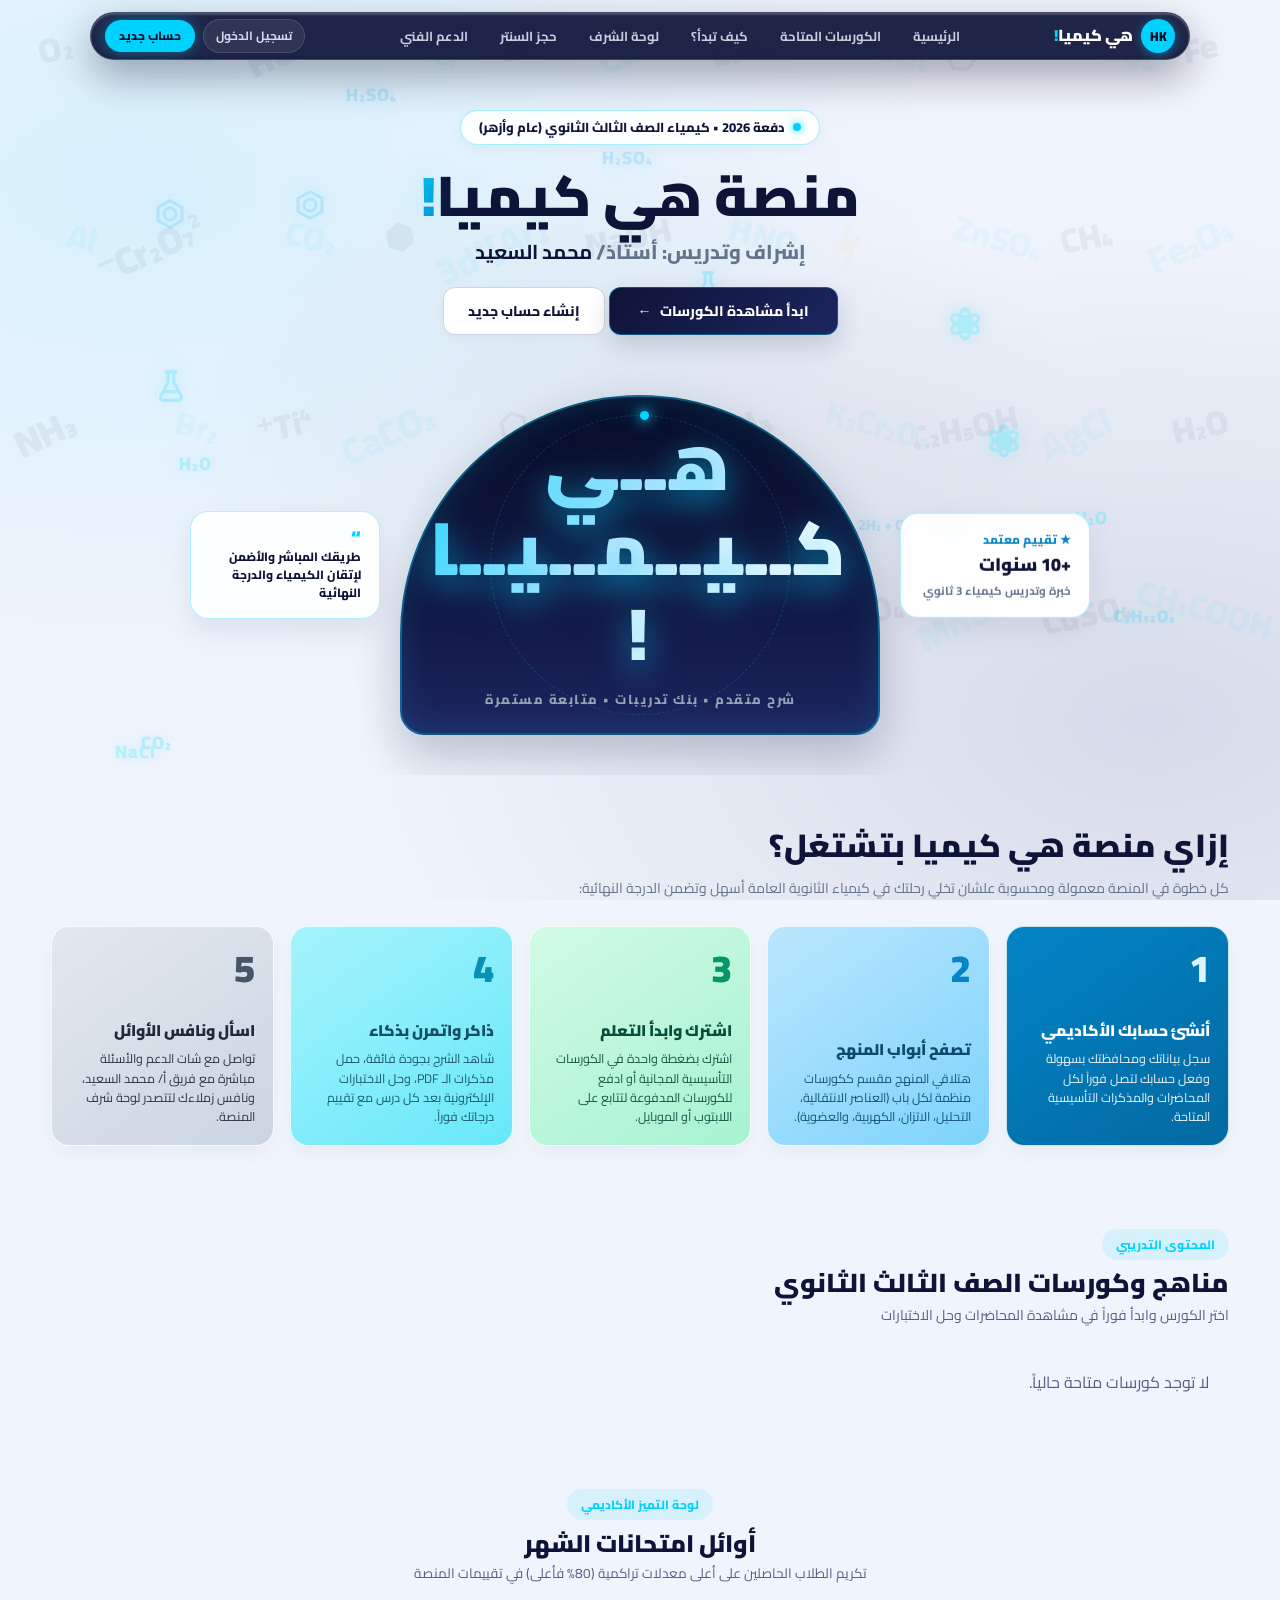
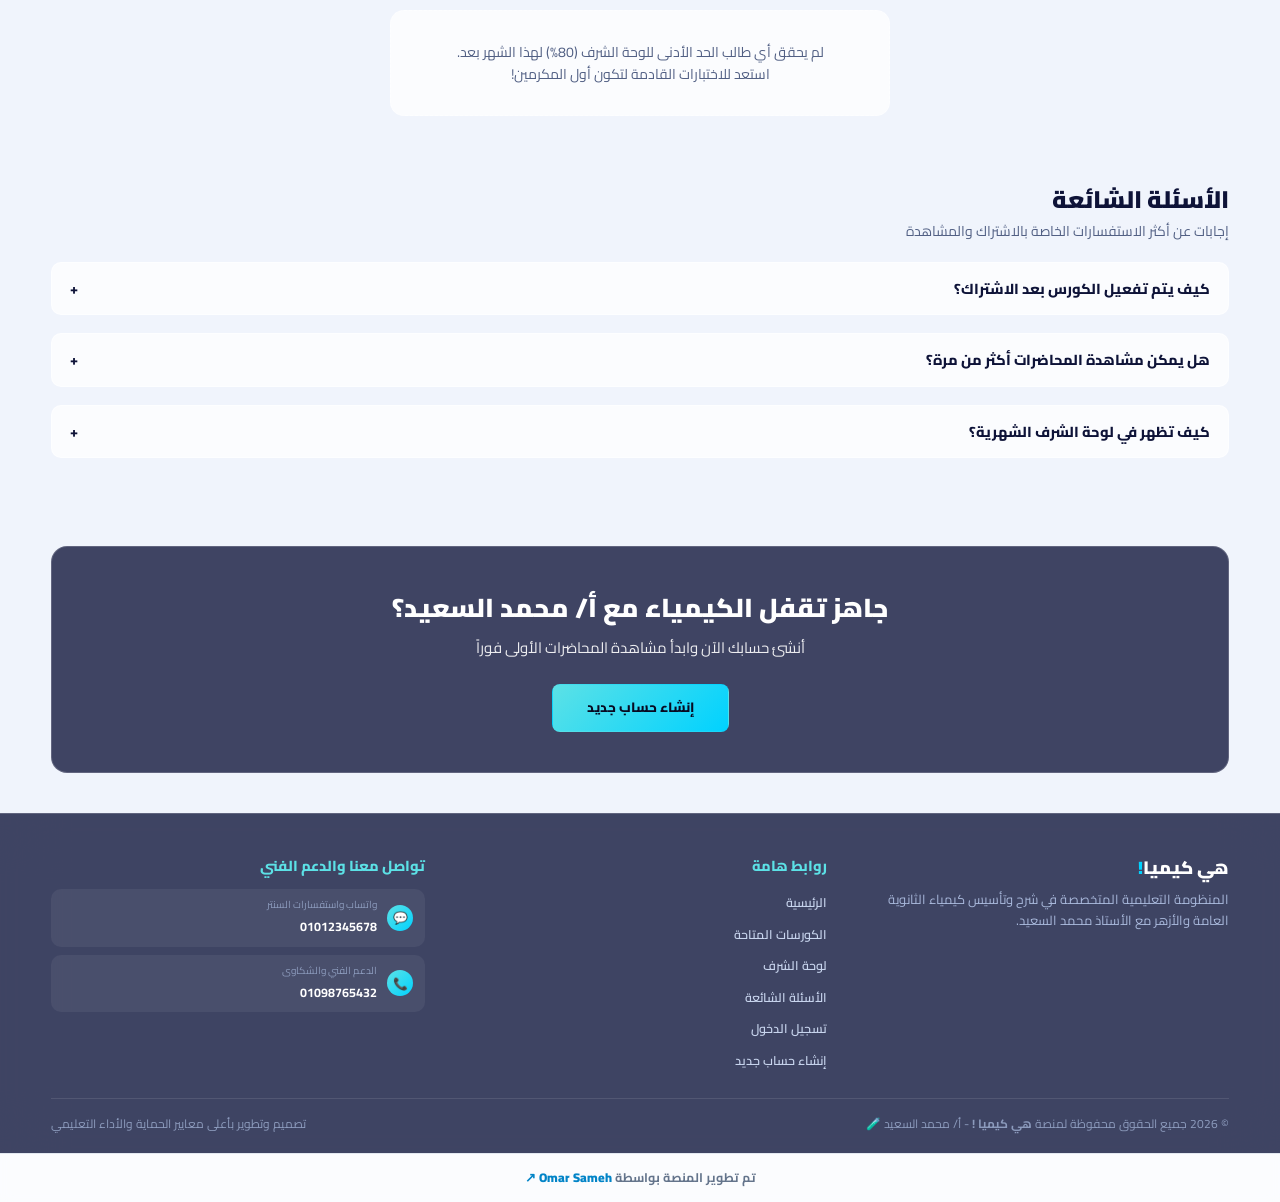
<file: index.html>
<!DOCTYPE html>
<html lang="ar" dir="rtl">
<head>
  <meta charset="UTF-8">
  <meta name="viewport" content="width=device-width, initial-scale=1.0, maximum-scale=1.0, user-scalable=no">
  <title>هي كيميا ! - أ/ محمد السعيد</title>
  <link rel="stylesheet" href="style.css">
  <style>
    .chem-watermark-bg {
      opacity: 0.05 !important;
      filter: blur(0.6px);
    }

    .hero-editorial-stage {
      position: relative;
      padding: 100px 20px 40px;
      display: flex;
      flex-direction: column;
      align-items: center;
      text-align: center;
      overflow: hidden;
    }

    .hero-top-text {
      margin-bottom: 20px;
      z-index: 5;
      max-width: 820px;
    }

    .hero-badge-capsule {
      display: inline-flex;
      align-items: center;
      gap: 8px;
      background: rgba(255, 255, 255, 0.92);
      border: 1px solid rgba(0, 210, 255, 0.35);
      padding: 6px 18px;
      border-radius: 30px;
      box-shadow: 0 4px 15px rgba(14, 19, 56, 0.04);
      margin-bottom: 14px;
      color: var(--royal-indigo-base);
      font-size: 13px;
      font-weight: 800;
    }

    .hero-badge-capsule .dot-pulse {
      width: 8px;
      height: 8px;
      background: #00D2FF;
      border-radius: 50%;
      box-shadow: 0 0 8px #00D2FF;
      animation: pulseDot 1.8s infinite;
    }

    @keyframes pulseDot {
      0%, 100% { transform: scale(1); opacity: 1; }
      50% { transform: scale(1.3); opacity: 0.6; }
    }

    .hero-main-title {
      font-size: clamp(34px, 5.2vw, 56px);
      font-weight: 900;
      color: var(--royal-indigo-base);
      margin: 4px 0 8px;
      line-height: 1.18;
    }

    .hero-main-title span {
      background: linear-gradient(135deg, #00D2FF 0%, #0284C7 100%);
      -webkit-background-clip: text;
      -webkit-text-fill-color: transparent;
      filter: drop-shadow(0 4px 15px rgba(0, 210, 255, 0.3));
    }

    .hero-sub-title {
      font-size: clamp(15px, 2.2vw, 20px);
      font-weight: 800;
      color: #64748B;
      margin: 0 0 20px;
      line-height: 1.5;
    }

    .hero-sub-title strong {
      color: var(--royal-indigo-base);
    }

    .hero-action-buttons {
      display: flex;
      gap: 12px;
      justify-content: center;
      align-items: center;
      margin-bottom: 30px;
      flex-wrap: wrap;
      width: 100%;
      max-width: 480px;
      z-index: 5;
    }

    .hero-action-buttons a,
    .hero-action-buttons button {
      white-space: nowrap;
      text-align: center;
      display: inline-flex;
      align-items: center;
      justify-content: center;
    }

    .btn-hero-main {
      padding: 12px 28px;
      background: linear-gradient(135deg, #0E1338 0%, #1D255E 100%);
      color: #ffffff;
      border: 1px solid rgba(0, 210, 255, 0.35);
      border-radius: 12px;
      font-weight: 800;
      font-size: 14px;
      text-decoration: none;
      box-shadow: 0 10px 25px rgba(14, 19, 56, 0.16);
      transition: all 0.25s ease;
      gap: 8px;
    }

    .btn-hero-main:hover {
      transform: translateY(-2px);
      box-shadow: 0 14px 30px rgba(0, 210, 255, 0.25);
      color: #00D2FF;
    }

    .btn-hero-sub {
      padding: 12px 24px;
      background: #ffffff;
      color: var(--royal-indigo-base);
      border: 1px solid #CBD5E1;
      border-radius: 12px;
      font-weight: 800;
      font-size: 14px;
      text-decoration: none;
      transition: all 0.2s ease;
      box-shadow: 0 4px 12px rgba(0,0,0,0.03);
    }

    .btn-hero-sub:hover {
      background: #F8FAFC;
      border-color: #0284C7;
      color: #0284C7;
    }

    .hero-center-stage-layout {
      position: relative;
      width: 100%;
      max-width: 920px;
      display: flex;
      justify-content: center;
      align-items: center;
      margin: 10px auto 0;
    }

    .teacher-arch-stage {
      position: relative;
      width: 100%;
      max-width: 480px;
      min-height: 340px;
      display: flex;
      flex-direction: column;
      justify-content: center;
      align-items: center;
      border-radius: 240px 240px 24px 24px;
      background: linear-gradient(180deg, #090D28 0%, #111742 60%, #1D255E 100%);
      border: 2px solid rgba(0, 210, 255, 0.38);
      box-shadow: inset 0 0 35px rgba(0, 210, 255, 0.15), 0 20px 45px rgba(14, 19, 56, 0.22);
      backdrop-filter: blur(12px);
      -webkit-backdrop-filter: blur(12px);
      overflow: hidden;
      z-index: 2;
    }

    .orbital-ring {
      position: absolute;
      width: 300px;
      height: 300px;
      border: 1px dashed rgba(0, 210, 255, 0.22);
      border-radius: 50%;
      animation: rotateOrbit 22s linear infinite;
      pointer-events: none;
    }

    .orbital-electron {
      position: absolute;
      top: -5px;
      left: 50%;
      width: 9px;
      height: 9px;
      background: #00D2FF;
      border-radius: 50%;
      box-shadow: 0 0 12px #00D2FF, 0 0 20px #00D2FF;
    }

    @keyframes rotateOrbit {
      from { transform: rotate(0deg); }
      to { transform: rotate(360deg); }
    }

    .hero-glass-brand-backdrop {
      position: relative;
      z-index: 3;
      padding: 24px 20px;
      text-align: center;
    }

    .glass-chem-word-standalone {
      font-size: clamp(44px, 6.8vw, 74px);
      font-weight: 900;
      letter-spacing: 5px;
      line-height: 1.15;
      display: block;
      background: linear-gradient(135deg, #00D2FF 0%, #BAE6FD 45%, #FFFFFF 85%);
      -webkit-background-clip: text;
      -webkit-text-fill-color: transparent;
      text-shadow: 0 10px 30px rgba(0, 210, 255, 0.4);
      filter: drop-shadow(0 6px 20px rgba(0, 210, 255, 0.3));
    }

    .glass-chem-word-sub {
      font-size: 13px;
      font-weight: 800;
      color: #94A3B8;
      letter-spacing: 1.5px;
      margin-top: 12px;
      display: block;
    }

    .hero-side-card {
      position: absolute;
      top: 50%;
      transform: translateY(-50%);
      background: rgba(255, 255, 255, 0.95);
      border: 1px solid rgba(0, 210, 255, 0.3);
      padding: 16px 18px;
      border-radius: 18px;
      box-shadow: 0 12px 30px rgba(14, 19, 56, 0.08);
      backdrop-filter: blur(10px);
      -webkit-backdrop-filter: blur(10px);
      width: 190px;
      z-index: 4;
      text-align: right;
      transition: all 0.25s ease;
    }

    .hero-side-card.right-side { right: 10px; }
    .hero-side-card.left-side { left: 10px; }

    .auth-user-welcome-card {
      background: #ffffff;
      border: 1px solid rgba(0, 210, 255, 0.35);
      padding: 10px 20px;
      border-radius: 14px;
      box-shadow: 0 4px 18px rgba(14, 19, 56, 0.05);
      display: inline-flex;
      align-items: center;
      gap: 12px;
      margin-bottom: 20px;
    }

    .auth-user-welcome-card strong {
      color: var(--royal-indigo-base);
      font-size: 14px;
      font-weight: 900;
    }

    .auth-user-welcome-card a {
      background: var(--royal-indigo-base);
      color: #fff;
      padding: 6px 14px;
      border-radius: 8px;
      font-size: 12px;
      font-weight: 800;
      text-decoration: none;
      transition: background 0.2s ease;
    }

    .auth-user-welcome-card a:hover {
      background: #0284C7;
    }

    .how-it-works-section { padding: 45px 0 55px; }
    .how-it-works-header { text-align: right; margin-bottom: 26px; }
    .how-it-works-header h2 { font-size: clamp(22px, 3.5vw, 32px); font-weight: 900; color: var(--royal-indigo-base); margin: 0 0 6px; }
    .how-it-works-header p { font-size: 14px; color: #64748B; margin: 0; }

    .steps-horizontal-grid {
      display: grid;
      grid-template-columns: repeat(auto-fit, minmax(200px, 1fr));
      gap: 16px;
    }

    .step-feature-card {
      border-radius: 18px;
      padding: 22px 18px 18px;
      display: flex;
      flex-direction: column;
      justify-content: space-between;
      min-height: 220px;
      box-shadow: 0 8px 20px rgba(14, 19, 56, 0.04);
      border: 1px solid rgba(255, 255, 255, 0.8);
      transition: transform 0.25s ease;
    }

    .step-feature-card:hover { transform: translateY(-4px); }
    .step-big-number { font-size: 38px; font-weight: 900; line-height: 1; align-self: flex-start; margin-bottom: 20px; }
    .step-card-content h3 { font-size: 15.5px; font-weight: 900; margin: 0 0 6px; }
    .step-card-content p { font-size: 12.5px; line-height: 1.55; margin: 0; opacity: 0.92; }

    .step-card-1 { background: linear-gradient(145deg, #0284C7 0%, #0369A1 100%); color: #ffffff; }
    .step-card-1 .step-big-number { color: #E0F2FE; }

    .step-card-2 { background: linear-gradient(145deg, #BAE6FD 0%, #7DD3FC 100%); color: #0C4A6E; }
    .step-card-2 .step-big-number { color: #0284C7; }

    .step-card-3 { background: linear-gradient(145deg, #D1FAE5 0%, #A7F3D0 100%); color: #064E3B; }
    .step-card-3 .step-big-number { color: #059669; }

    .step-card-4 { background: linear-gradient(145deg, #A5F3FC 0%, #67E8F9 100%); color: #164E63; }
    .step-card-4 .step-big-number { color: #0891B2; }

    .step-card-5 { background: linear-gradient(145deg, #E2E8F0 0%, #CBD5E1 100%); color: #1E293B; }
    .step-card-5 .step-big-number { color: #475569; }

    @media (max-width: 900px) {
      .hero-center-stage-layout { flex-direction: column; gap: 14px; }
      .hero-side-card { position: static; transform: none !important; width: 100%; max-width: 480px; }
      .steps-horizontal-grid { grid-template-columns: 1fr 1fr; }
    }

    @media (max-width: 600px) {
      .hero-action-buttons {
        flex-direction: column;
        width: 100%;
        padding: 0 16px;
      }
      .hero-action-buttons a,
      .hero-action-buttons button {
        width: 100%;
        padding: 13px 20px;
        font-size: 14.5px;
      }
      .steps-horizontal-grid { grid-template-columns: 1fr; }
    }
  </style>
</head>
<body>

  <!-- النافبار الكبسولي المتجاوب[cite: 1, 2] -->
  <div class="navbar-capsule-wrapper anim-fade-up">
    <nav class="navbar-capsule">
      <a href="index.html" class="capsule-brand">
        <div class="capsule-logo">HK</div>
        <span class="brand-text">هي كيميا<span>!</span></span>
      </a>

      <button type="button" class="nav-mobile-toggle" onclick="toggleMainMobileNav()">☰</button>

      <div class="capsule-links" id="mainCapsuleNavLinks">
        <a href="#hero" onclick="closeMobileNav()">الرئيسية</a>
        <a href="#courses" onclick="closeMobileNav()">الكورسات المتاحة</a>
        <a href="#howItWorksSection" onclick="closeMobileNav()" class="guest-only-section">كيف تبدأ؟</a>
        <a href="#generalExamsSection" onclick="closeMobileNav()" id="navGeneralExamsLink" style="display:none;">الامتحانات الشاملة</a>
        <a href="#honorRoll" onclick="closeMobileNav()">لوحة الشرف</a>
        <a href="https://wa.me/201000000000" target="_blank" onclick="closeMobileNav()">حجز السنتر</a>
        <a href="support.html" onclick="closeMobileNav()">الدعم الفني</a>
      </div>

      <div class="capsule-auth" id="navAuthBox"></div>
    </nav>
  </div>

  <!-- الهيرو الملكي[cite: 1, 2] -->
  <section id="hero" class="hero-editorial-stage anim-fade-up">
    <div class="chem-watermark-bg">
      <span>Fe</span> <span>H₂SO₄</span> <span>⬡</span> <span>KMnO₄</span> <span>C₆H₆</span> <span>Cu</span> <span>Δ</span> <span>NaCl</span>
      <span>HCl</span> <span>Sc³⁺</span> <span>O₂</span> <span>Fe₂O₃</span> <span>CH₄</span> <span>ZnSO₄</span> <span>⚡</span> <span>HNO₃</span>
      <span>NaOH</span> <span>[Ar]3d⁶</span> <span>⬢</span> <span>CO₂</span> <span>Cr₂O₇²⁻</span> <span>Al</span> <span>H₂O</span> <span>AgCl</span>
      <span>C₂H₅OH</span> <span>K₂Cr₂O₇</span> <span>FeCl₃</span> <span>pH</span> <span>⬡</span> <span>CaCO₃</span> <span>Ti⁴⁺</span> <span>Br₂</span>
      <span>NH₃</span> <span>CH₃COOH</span> <span>CuSO₄</span> <span>MnO₂</span> <span>BaSO₄</span> <span>⬢</span> <span>NO₂</span> <span>FeSO₄</span>
    </div>

    <div class="hero-top-text">
      <div class="hero-badge-capsule">
        <span class="dot-pulse"></span>
        <span>دفعة 2026 • كيمياء الصف الثالث الثانوي (عام وأزهر)</span>
      </div>

      <h1 class="hero-main-title">منصة هي كيميا<span>!</span></h1>
      <h2 class="hero-sub-title">إشراف وتدريس: أستاذ/ <strong>محمد السعيد</strong></h2>

      <!-- بطاقة ترحيب ذكية للمستخدم المسجل -->
      <div id="heroAuthWelcomeBox" class="auth-only-section" style="display:none;">
        <div class="auth-user-welcome-card">
          <span>👋 مرحباً بك، <strong id="heroStudentNameDisplay">طالب</strong></span>
          <a id="heroDashboardLink" href="dashboard.html">دخول لوحة التحكم ←</a>
        </div>
      </div>

      <!-- أزرار الإجراء السريع (تظهر للزوار فقط) -->
      <div class="hero-action-buttons guest-only-section">
        <a href="#courses" class="btn-hero-main">
          <span>ابدأ مشاهدة الكورسات</span>
          <span>←</span>
        </a>
        <a href="register.html" class="btn-hero-sub">إنشاء حساب جديد</a>
      </div>
    </div>

    <!-- مسرح الهيرو مع البطاقات الجانبية المتناسقة -->
    <div class="hero-center-stage-layout">
      <div class="hero-side-card right-side">
        <div style="color:#0284C7; font-size:12px; font-weight:800; margin-bottom:2px;">★ تقييم معتمد</div>
        <div style="font-size:18px; font-weight:900; color:var(--royal-indigo-base);">+10 سنوات</div>
        <div style="font-size:11.5px; color:#64748B; font-weight:700; margin-top:2px;">خبرة وتدريس كيمياء 3 ثانوي</div>
      </div>

      <div class="teacher-arch-stage" id="heroArchStage">
        <div class="orbital-ring">
          <div class="orbital-electron"></div>
        </div>
        <div class="hero-glass-brand-backdrop">
          <span class="glass-chem-word-standalone">هــي كــيــمــيــا !</span>
          <span class="glass-chem-word-sub">شرح متقدم • بنك تدريبات • متابعة مستمرة</span>
        </div>
      </div>

      <div class="hero-side-card left-side">
        <div style="color:#00D2FF; font-size:20px; font-weight:900; line-height:1;">“</div>
        <div style="font-size:12px; font-weight:800; color:var(--royal-indigo-base); line-height:1.5;">طريقك المباشر والأضمن لإتقان الكيمياء والدرجة النهائية</div>
      </div>
    </div>
  </section>

  <!-- قسم (إزاي هي كيميا بتشتغل؟) -->
  <section id="howItWorksSection" class="how-it-works-section container anim-fade-up guest-only-section">
    <div class="how-it-works-header">
      <h2>إزاي منصة هي كيميا بتشتغل؟</h2>
      <p>كل خطوة في المنصة معمولة ومحسوبة علشان تخلي رحلتك في كيمياء الثانوية العامة أسهل وتضمن الدرجة النهائية:</p>
    </div>

    <div class="steps-horizontal-grid">
      <div class="step-feature-card step-card-1">
        <div class="step-big-number">1</div>
        <div class="step-card-content">
          <h3>أنشئ حسابك الأكاديمي</h3>
          <p>سجل بياناتك ومحافظتك بسهولة وفعل حسابك لتصل فوراً لكل المحاضرات والمذكرات التأسيسية المتاحة.</p>
        </div>
      </div>

      <div class="step-feature-card step-card-2">
        <div class="step-big-number">2</div>
        <div class="step-card-content">
          <h3>تصفح أبواب المنهج</h3>
          <p>هتلاقي المنهج مقسم ككورسات منظمة لكل باب (العناصر الانتقالية، التحليل، الاتزان، الكهربية، والعضوية).</p>
        </div>
      </div>

      <div class="step-feature-card step-card-3">
        <div class="step-big-number">3</div>
        <div class="step-card-content">
          <h3>اشترك وابدأ التعلم</h3>
          <p>اشترك بضغطة واحدة في الكورسات التأسيسية المجانية أو ادفع للكورسات المدفوعة لتتابع على اللابتوب أو الموبايل.</p>
        </div>
      </div>

      <div class="step-feature-card step-card-4">
        <div class="step-big-number">4</div>
        <div class="step-card-content">
          <h3>ذاكر واتمرن بذكاء</h3>
          <p>شاهد الشرح بجودة فائقة، حمل مذكرات الـ PDF، وحل الاختبارات الإلكترونية بعد كل درس مع تقييم درجاتك فوراً.</p>
        </div>
      </div>

      <div class="step-feature-card step-card-5">
        <div class="step-big-number">5</div>
        <div class="step-card-content">
          <h3>اسأل ونافس الأوائل</h3>
          <p>تواصل مع شات الدعم والأسئلة مباشرة مع فريق أ/ محمد السعيد، ونافس زملاءك لتتصدر لوحة شرف المنصة.</p>
        </div>
      </div>
    </div>
  </section>

  <!-- الكورسات المتاحة[cite: 1, 2] -->
  <section id="courses" style="padding: 30px 0 40px;">
    <div class="container anim-fade-up">
      <div style="margin-bottom: 24px; text-align:right;">
        <span style="color:var(--cyan-accent); font-size:12px; font-weight:800; background:rgba(0, 210, 255, 0.1); padding:4px 14px; border-radius:20px;">المحتوى التدريبي</span>
        <h2 style="font-size: 26px; font-weight: 900; color: var(--royal-indigo-base); margin-top:6px;">مناهج وكورسات الصف الثالث الثانوي</h2>
        <p style="color: var(--text-muted); font-size: 14px;">اختر الكورس وابدأ فوراً في مشاهدة المحاضرات وحل الاختبارات</p>
      </div>
      <div class="courses-grid-layout" id="coursesListContainer"></div>
    </div>
  </section>

  <!-- قسم لوحة شرف أوائل الشهر[cite: 1, 2] -->
  <section id="honorRoll" class="honor-roll-section container anim-fade-up">
    <div style="text-align:center; margin-bottom:10px;">
      <span style="color:var(--cyan-accent); font-size:12px; font-weight:800; background:rgba(0, 210, 255, 0.1); padding:4px 14px; border-radius:20px;">لوحة التميز الأكاديمي</span>
      <h2 style="font-size:24px; font-weight:900; color:var(--royal-indigo-base); margin-top:8px;">أوائل امتحانات الشهر</h2>
      <p style="color:var(--text-muted); font-size:13.5px;">تكريم الطلاب الحاصلين على أعلى معدلات تراكمية (80% فأعلى) في تقييمات المنصة</p>
    </div>
    <div id="honorPodiumContainer" class="honor-podium-grid"></div>
  </section>

  <!-- قسم الامتحانات الشاملة[cite: 1, 2] -->
  <section id="generalExamsSection" class="container anim-fade-up" style="display: none; padding: 20px 0 40px;">
    <div style="margin-bottom: 24px; text-align:right;">
      <span style="color:var(--cyan-accent); font-size:12px; font-weight:800; background:rgba(0, 210, 255, 0.1); padding:4px 14px; border-radius:20px;">تقييمات المستوى الشاملة</span>
      <h2 style="font-size: 26px; font-weight: 900; color: var(--royal-indigo-base); margin-top:6px;">الامتحانات الشاملة والاختبارات التفاعلية</h2>
      <p style="color: var(--text-muted); font-size: 14px;">اختبر نواتج تعلمك وقس مستواك مع تقييم فوري وتصحيح تلقائي</p>
    </div>
    <div class="courses-grid-layout" id="generalExamsGridContainer"></div>
  </section>

  <!-- الأسئلة الشائعة[cite: 1, 2] -->
  <section id="faq" style="padding: 20px 0 40px;">
    <div class="container anim-fade-up">
      <div style="margin-bottom: 20px; text-align:right;">
        <h2 style="font-size: 24px; font-weight: 900; color: var(--royal-indigo-base);">الأسئلة الشائعة</h2>
        <p style="color: var(--text-muted); font-size: 14px;">إجابات عن أكثر الاستفسارات الخاصة بالاشتراك والمشاهدة</p>
      </div>
      <div id="faqContainer" style="display:flex; flex-direction:column; gap:10px;"></div>
    </div>
  </section>

  <!-- بانر التسجيل[cite: 1, 2] -->
  <div class="container anim-fade-up guest-only-section" id="bottomCtaContainer">
    <section id="bottomCtaSection" class="cta-banner-bottom">
      <h2>جاهز تقفل الكيمياء مع أ/ محمد السعيد؟</h2>
      <p style="margin-bottom:24px; opacity:0.9; font-size:15px;">أنشئ حسابك الآن وابدأ مشاهدة المحاضرات الأولى فوراً</p>
      <a href="register.html" class="btn btn-cyan" style="padding:12px 34px;">إنشاء حساب جديد</a>
    </section>
  </div>

  <!-- الفوتر[cite: 1, 2] -->
  <footer class="platform-footer anim-fade-up">
    <div class="container">
      <div class="footer-grid">
        <div class="footer-brand">
          <h3>هي كيميا<span>!</span></h3>
          <p>المنظومة التعليمية المتخصصة في شرح وتأسيس كيمياء الثانوية العامة والأزهر مع الأستاذ محمد السعيد.</p>
        </div>

        <div class="footer-links-col">
          <h4>روابط هامة</h4>
          <ul class="footer-links-list">
            <li><a href="#hero">الرئيسية</a></li>
            <li><a href="#courses">الكورسات المتاحة</a></li>
            <li><a href="#honorRoll">لوحة الشرف</a></li>
            <li><a href="#faq">الأسئلة الشائعة</a></li>
            <li class="guest-only-link"><a href="login.html">تسجيل الدخول</a></li>
            <li class="guest-only-link"><a href="register.html">إنشاء حساب جديد</a></li>
            <li class="auth-only-link" style="display:none;"><a href="dashboard.html">لوحة تحكم الطالب</a></li>
          </ul>
        </div>

        <div class="footer-contact-col">
          <h4>تواصل معنا والدعم الفني</h4>
          <ul class="footer-contact-list">
            <li>
              <a href="https://wa.me/201012345678" target="_blank" class="contact-item-box">
                <div class="contact-icon-circle">💬</div>
                <div class="contact-info-text">
                  <span>واتساب واستفسارات السنتر</span>
                  <strong>01012345678</strong>
                </div>
              </a>
            </li>
            <li>
              <a href="tel:01098765432" class="contact-item-box">
                <div class="contact-icon-circle">📞</div>
                <div class="contact-info-text">
                  <span>الدعم الفني والشكاوى</span>
                  <strong>01098765432</strong>
                </div>
              </a>
            </li>
          </ul>
        </div>
      </div>

      <div class="footer-bottom-bar">
        <p>© 2026 جميع الحقوق محفوظة لمنصة <strong>هي كيميا !</strong> - أ/ محمد السعيد 🧪</p>
        <p>تصميم وتطوير بأعلى معايير الحماية والأداء التعليمي</p>
      </div>
    </div>
  </footer>

  <script src="firebase-config.js"></script>
  <script src="app.js"></script>
  <script>
    function toggleMainMobileNav() {
      var links = document.getElementById("mainCapsuleNavLinks");
      if (links) links.classList.toggle("show-mobile-nav");
    }

    function closeMobileNav() {
      var links = document.getElementById("mainCapsuleNavLinks");
      if (links) links.classList.remove("show-mobile-nav");
    }

    function toggleFaq(el) {
      el.classList.toggle("active");
      var icon = el.querySelector(".faq-question span:last-child");
      if (icon) icon.innerText = el.classList.contains("active") ? "−" : "+";
    }

    function updatePageAuthState() {
      var user = getCurrentUser();
      var welcomeBox = document.getElementById("heroAuthWelcomeBox");
      var nameDisplay = document.getElementById("heroStudentNameDisplay");
      var dashLink = document.getElementById("heroDashboardLink");

      if (user) {
        document.querySelectorAll(".guest-only-section").forEach(function(el) { el.style.display = "none"; });
        document.querySelectorAll(".guest-only-link").forEach(function(el) { el.style.display = "none"; });
        
        document.querySelectorAll(".auth-only-section").forEach(function(el) { el.style.display = "block"; });
        document.querySelectorAll(".auth-only-link").forEach(function(el) { el.style.display = "list-item"; });

        if (nameDisplay && user.fullName) {
          nameDisplay.innerText = user.fullName.split(" ")[0];
        }

        if (dashLink) {
          dashLink.href = (user.role === "SUPER_ADMIN" || user.role === "ADMIN") ? "admin.html" : "dashboard.html";
        }
      } else {
        document.querySelectorAll(".guest-only-section").forEach(function(el) { el.style.display = "block"; });
        document.querySelectorAll(".guest-only-link").forEach(function(el) { el.style.display = "list-item"; });
        document.querySelectorAll(".auth-only-section").forEach(function(el) { el.style.display = "none"; });
        document.querySelectorAll(".auth-only-link").forEach(function(el) { el.style.display = "none"; });
      }
    }

    function renderHonorRoll() {
      var submissions = JSON.parse(localStorage.getItem("edu_submissions")) || [];
      var users = JSON.parse(localStorage.getItem("edu_users")) || [];
      var container = document.getElementById("honorPodiumContainer");

      var studentAverages = {};
      submissions.forEach(function(sub) {
        var userKey = sub.userUid || sub.userId || sub.userEmail;
        if (!userKey) return;

        if (!studentAverages[userKey]) {
          studentAverages[userKey] = {
            name: sub.userName,
            userKey: userKey,
            totalPercent: 0,
            count: 0
          };
        }
        studentAverages[userKey].totalPercent += Number(sub.percentage) || 0;
        studentAverages[userKey].count += 1;
      });

      var topStudents = Object.keys(studentAverages).map(function(key) {
        var s = studentAverages[key];
        var u = users.find(function(user) { 
          return (user.uid && user.uid === key) || (user.id && user.id === key) || (user.email && user.email === key); 
        });
        return {
          name: s.name,
          gov: u ? (u.governorate || "محافظة كفر الشيخ") : "مصر",
          average: Math.round(s.totalPercent / s.count)
        };
      })
      .filter(function(st) { return st.average >= 80; })
      .sort(function(a, b) { return b.average - a.average; })
      .slice(0, 3);

      if (topStudents.length === 0) {
        container.innerHTML = '<div style="background:var(--bg-card); backdrop-filter:var(--liquid-glass-blur); border:1px dashed var(--border-subtle); padding:30px; border-radius:14px; text-align:center; color:var(--text-muted); font-size:14px; width:100%; max-width:500px;">لم يحقق أي طالب الحد الأدنى للوحة الشرف (80%) لهذا الشهر بعد.<br>استعد للاختبارات القادمة لتكون أول المكرمين!</div>';
        return;
      }

      var rankLabels = ["الأول", "الثاني", "الثالث"];
      container.innerHTML = topStudents.map(function(st, idx) {
        var rankClass = "rank-" + (idx + 1);
        return '<div class="honor-card ' + rankClass + '">' +
          '<div class="honor-badge-icon">' + (idx + 1) + '</div>' +
          '<div style="font-size:12px; font-weight:800; color:var(--cyan-accent); margin-bottom:4px;">المركز ' + rankLabels[idx] + '</div>' +
          '<h3 class="honor-student-name">' + st.name + '</h3>' +
          '<div class="honor-student-gov">' + st.gov + '</div>' +
          '<div class="honor-score-pill">' + st.average + '% المعدل العام</div>' +
        '</div>';
      }).join('');
    }

    function renderCoursesSection(courses) {
      var user = getCurrentUser();
      var container = document.getElementById("coursesListContainer");
      if (!container) return;

      if (!courses || courses.length === 0) {
        container.innerHTML = '<p style="color:var(--text-muted); padding:20px;">لا توجد كورسات متاحة حالياً.</p>';
        return;
      }

      container.innerHTML = courses.map(function(c) {
        var isEnrolled = isStudentEnrolledInCourse(user, c.id);
        var isFreeCourse = c.isFree || Number(c.price) === 0;

        var actionButton = isEnrolled
          ? '<a href="course-view.html?id=' + encodeURIComponent(String(c.id)) + '" class="btn btn-action-success" style="padding:10px 20px; font-size:13px; text-decoration:none;">دخول المحاضرات</a>'
          : (isFreeCourse 
              ? '<button onclick="handleEnrollClick(\'' + c.id + '\')" class="btn btn-cyan" style="padding:10px 20px; font-size:13px;">اشتراك فوري مجاني</button>'
              : '<button onclick="handleEnrollClick(\'' + c.id + '\')" class="btn btn-primary" style="padding:10px 20px; font-size:13px;">الاشتراك الآن</button>');

        var priceBlock = isFreeCourse 
          ? '<div class="price-box"><span class="price-label-text">قيمة الاشتراك</span><span class="price-val free">مجاناً بالكامل</span></div>'
          : '<div class="price-box"><span class="price-label-text">قيمة الاشتراك</span><span class="price-val">' + c.price + ' ج.م</span></div>';

        var viewsBadgeText = (c.maxViewsType === 'unlimited' || !c.maxViews || Number(c.maxViews) === 0) 
          ? 'مشاهدة مفتوحة' 
          : (c.maxViews + ' مرات دخول');

        var lessonsCount = (c.lessons || []).length;

        return '<div class="course-liquid-card">' +
          '<div class="course-liquid-media">' +
            '<img src="' + (c.image || 'https://images.unsplash.com/photo-1532094349884-543bc11b234d?auto=format&fit=crop&w=800&q=80') + '" class="course-liquid-img" alt="' + c.title + '">' +
            '<div class="course-floating-tags">' +
              '<span class="tag-glass-pill">' + (c.tag || 'الصف الثالث الثانوي') + '</span>' +
              (isEnrolled 
                ? '<span class="tag-glass-pill green">مشترك بالفعل</span>' 
                : (isFreeCourse ? '<span class="tag-glass-pill cyan">كورس مجاني</span>' : '')) +
            '</div>' +
          '</div>' +
          '<div class="course-liquid-body">' +
            '<h3 class="course-liquid-title">' + c.title + '</h3>' +
            '<p class="course-liquid-desc">' + (c.desc || '') + '</p>' +
            '<div class="course-meta-row">' +
              '<div class="course-meta-badge">📖 ' + lessonsCount + ' محاضرات</div>' +
              '<div class="course-meta-badge">👁️ ' + viewsBadgeText + '</div>' +
              '<div class="course-meta-badge">📝 بنك أسئلة وتدريبات</div>' +
            '</div>' +
            '<div class="course-liquid-footer">' +
              priceBlock +
              actionButton +
            '</div>' +
          '</div>' +
        '</div>';
      }).join('');
    }

    function renderGeneralExams(exams) {
      var generalExams = (exams || []).filter(function(e) { return e.isGeneral === true; });
      var section = document.getElementById("generalExamsSection");
      var navLink = document.getElementById("navGeneralExamsLink");
      var container = document.getElementById("generalExamsGridContainer");

      if (!section || !container) return;

      if (generalExams.length === 0) {
        section.style.display = "none";
        if (navLink) navLink.style.display = "none";
        container.innerHTML = "";
      } else {
        section.style.display = "block";
        if (navLink) navLink.style.display = "inline-block";
        container.innerHTML = generalExams.map(function(exam) {
          return '<div class="course-liquid-card" style="border: 2px solid rgba(0, 210, 255, 0.35);">' +
            '<div class="course-liquid-body" style="padding: 22px;">' +
              '<div style="display:flex; justify-content:space-between; align-items:center; margin-bottom:12px;">' +
                '<span class="tag-glass-pill cyan">امتحان شامل عام</span>' +
                '<span style="font-size:12px; color:var(--text-muted); font-weight:bold;">⏱️ ' + exam.durationMinutes + ' دقيقة</span>' +
              '</div>' +
              '<h3 class="course-liquid-title" style="margin-bottom:8px;">' + exam.title + '</h3>' +
              '<div class="course-meta-row" style="margin-bottom:20px;">' +
                '<div class="course-meta-badge">📝 ' + (exam.questions || []).length + ' أسئلة</div>' +
                '<div class="course-meta-badge">🔄 ' + (exam.maxAttempts || 1) + ' محاولات مسموحة</div>' +
              '</div>' +
              '<div class="course-liquid-footer">' +
                '<a href="exam.html?id=' + exam.id + '" class="btn btn-primary" style="width:100%; text-align:center; padding:10px; font-size:13.5px; text-decoration:none;">بدء الامتحان الآن 📝</a>' +
              '</div>' +
            '</div>' +
          '</div>';
        }).join("");
      }
    }

    document.addEventListener("DOMContentLoaded", function() {
      updatePageAuthState();
      renderHonorRoll();

      var faqs = JSON.parse(localStorage.getItem("edu_faqs")) || [
        { q: "كيف يتم تفعيل الكورس بعد الاشتراك؟", a: "يتم التفعيل الفوري للكورسات المجانية، وبالنسبة للكورسات المدفوعة يتم مراجعة إيصال التحويل وتفعيل الكورس في غضون دقائق." },
        { q: "هل يمكن مشاهدة المحاضرات أكثر من مرة؟", a: "نعم، كل كورس يتيح لك عدد مشاهدات محدد أو مشاهدة مفتوحة بحسب طبيعة المحتوى المنشور." },
        { q: "كيف تظهر في لوحة الشرف الشهرية؟", a: "بتحقيق معدل 80% فأعلى في اختبارات الشهر الدورية الخاصة بالمنظومة." }
      ];
      document.getElementById("faqContainer").innerHTML = faqs.map(function(f) {
        return '<div class="faq-item" onclick="toggleFaq(this)">' +
          '<div class="faq-question">' +
            '<span>' + f.q + '</span>' +
            '<span>+</span>' +
          '</div>' +
          '<div class="faq-answer">' + f.a + '</div>' +
        '</div>';
      }).join('');

      var initCourses = JSON.parse(localStorage.getItem("edu_courses")) || [];
      renderCoursesSection(initCourses);

      var initExams = JSON.parse(localStorage.getItem("edu_exams")) || [];
      renderGeneralExams(initExams);
    });
  </script>
</body>
</html>
</file>
<file: style.css>
@import url('https://fonts.googleapis.com/css2?family=Cairo:wght@400;500;600;700;800;900&display=swap');

:root {
  --royal-indigo-base: #0E1338;
  --royal-indigo-deep: #080A21;
  --royal-indigo-light: #1D255E;
  --royal-indigo-soft: rgba(0, 210, 255, 0.06);
  
  --cyan-accent: #00D2FF;
  --cyan-accent-light: #5CE1E6;
  --cyan-accent-soft: rgba(0, 210, 255, 0.12);
  --arch-bg: linear-gradient(180deg, rgba(29, 37, 94, 0.95) 0%, rgba(14, 19, 56, 1) 100%);
  
  --bg-sand: #F0F4FC;
  --bg-card: rgba(255, 255, 255, 0.72);
  
  --text-dark: #0D1326;
  --text-muted: #526084;
  --border-subtle: rgba(255, 255, 255, 0.5);
  
  --radius-pill: 50px;
  --radius-sm: 10px;
  --radius-md: 16px;
  --radius-lg: 24px;

  /* Liquid Glass System Tokens */
  --liquid-glass-dark: rgba(14, 19, 56, 0.78);
  --liquid-glass-light: rgba(255, 255, 255, 0.65);
  --liquid-glass-border: rgba(255, 255, 255, 0.4);
  --liquid-glass-border-dark: rgba(255, 255, 255, 0.18);
  --liquid-glass-highlight: inset 0 1.5px 2px rgba(255, 255, 255, 0.65), inset 0 -1.5px 2px rgba(0, 0, 0, 0.15), 0 16px 40px rgba(8, 10, 33, 0.16);
  --liquid-glass-blur: blur(30px) saturate(190%);
}

* {
  box-sizing: border-box;
  margin: 0;
  padding: 0;
  font-family: 'Cairo', sans-serif;
  -webkit-font-smoothing: antialiased;
  -webkit-tap-highlight-color: transparent;
}

html {
  overflow-x: hidden;
  scroll-behavior: smooth;
}

body {
  background-color: var(--bg-sand);
  background-image: 
    radial-gradient(at 10% 20%, rgba(0, 210, 255, 0.1) 0px, transparent 50%),
    radial-gradient(at 90% 80%, rgba(29, 37, 94, 0.12) 0px, transparent 50%),
    radial-gradient(at 50% 50%, rgba(14, 19, 56, 0.06) 0px, transparent 50%);
  background-attachment: fixed;
  color: var(--text-dark);
  line-height: 1.6;
  overflow-x: hidden;
  min-height: 100vh;
  width: 100%;
}

.container {
  width: 92%;
  max-width: 1220px;
  margin: 0 auto;
}

/* =========================================================
   1. النماذج وحقول الإدخال والبطاقات
   ========================================================= */
.form-group {
  margin-bottom: 16px;
  display: flex;
  flex-direction: column;
  align-items: stretch;
  width: 100%;
  text-align: right;
}

.form-row {
  display: flex;
  gap: 14px;
  width: 100%;
  margin-bottom: 0;
}

.form-row .form-group {
  flex: 1;
  min-width: 0;
}

label {
  display: block;
  font-size: 13px;
  font-weight: 700;
  color: var(--royal-indigo-base);
  margin-bottom: 6px;
  text-align: right;
}

input, select, textarea {
  display: block;
  width: 100%;
  padding: 12px 14px;
  background: rgba(255, 255, 255, 0.85);
  backdrop-filter: blur(10px);
  border: 1.5px solid #dbe2ef;
  border-radius: var(--radius-sm);
  color: var(--text-dark);
  font-size: 13.5px;
  font-weight: 600;
  outline: none;
  transition: all 0.2s ease;
  box-shadow: inset 0 1px 2px rgba(0, 0, 0, 0.03);
}

input::placeholder, textarea::placeholder {
  color: #94a3b8;
  font-size: 12.5px;
  font-weight: 500;
}

input:focus, select:focus, textarea:focus {
  border-color: var(--cyan-accent);
  background: #ffffff;
  box-shadow: 0 0 0 3.5px rgba(0, 210, 255, 0.18);
}

select {
  cursor: pointer;
  appearance: auto;
}

.auth-page-wrapper {
  min-height: 100vh;
  display: flex;
  align-items: center;
  justify-content: center;
  padding: 105px 16px 40px;
}

.auth-card {
  background: var(--bg-card);
  backdrop-filter: var(--liquid-glass-blur);
  -webkit-backdrop-filter: var(--liquid-glass-blur);
  border: 1px solid var(--border-subtle);
  border-radius: var(--radius-lg);
  padding: 38px 32px;
  width: 100%;
  max-width: 540px;
  box-shadow: var(--liquid-glass-highlight);
  text-align: right;
}

/* =========================================================
   2. الأنيميشنز والمؤثرات الحركية العامة
   ========================================================= */
.anim-fade-up {
  animation: fadeUpReveal 0.7s cubic-bezier(0.16, 1, 0.3, 1) forwards;
}

@keyframes fadeUpReveal {
  from { opacity: 0; transform: translateY(28px); }
  to { opacity: 1; transform: translateY(0); }
}

.chem-watermark-bg span {
  display: inline-block;
  color: var(--royal-indigo-base);
  transform: rotate(-12deg);
  animation: floatChemical 8s ease-in-out infinite alternate;
}

.chem-watermark-bg span:nth-child(2n) {
  transform: rotate(15deg);
  color: var(--cyan-accent);
  animation-duration: 10s;
  animation-delay: 0.5s;
}

.chem-watermark-bg span:nth-child(3n) {
  transform: rotate(-25deg);
  font-size: 38px;
  animation-duration: 12s;
  animation-delay: 1s;
}

@keyframes floatChemical {
  0% { transform: translateY(0) rotate(-12deg); }
  50% { transform: translateY(-12px) rotate(-6deg); }
  100% { transform: translateY(8px) rotate(-15deg); }
}

.btn-primary, .btn-cyan, .course-liquid-card, .honor-card {
  position: relative;
  overflow: hidden;
}

.btn-primary::after, .btn-cyan::after, .course-liquid-card::after, .honor-card::after {
  content: '';
  position: absolute;
  top: -50%;
  left: -60%;
  width: 40%;
  height: 200%;
  background: linear-gradient(90deg, transparent, rgba(255, 255, 255, 0.25), transparent);
  transform: rotate(25deg);
  pointer-events: none;
  transition: all 0.65s ease;
}

.btn-primary:hover::after, .btn-cyan:hover::after, .course-liquid-card:hover::after, .honor-card:hover::after {
  left: 130%;
}

/* =========================================================
   3. شاشة اللودينج الكيميائية التفاعلية الحصرية
   ========================================================= */
#chemicalPreloader {
  position: fixed;
  inset: 0;
  z-index: 1000000;
  background: var(--royal-indigo-deep);
  background-image: 
    radial-gradient(circle at 50% 40%, rgba(0, 210, 255, 0.12) 0%, transparent 60%),
    radial-gradient(circle at center, rgba(20, 26, 70, 0.95) 0%, rgba(8, 10, 33, 0.99) 100%);
  display: flex;
  flex-direction: column;
  align-items: center;
  justify-content: center;
  gap: 16px;
  transition: opacity 0.5s cubic-bezier(0.16, 1, 0.3, 1), transform 0.5s ease, visibility 0.5s;
  padding: 20px;
  text-align: center;
}

#chemicalPreloader.hide-preloader {
  opacity: 0;
  transform: scale(1.04);
  visibility: hidden;
  pointer-events: none;
}

.lab-stage-container {
  position: relative;
  width: 200px;
  height: 150px;
  display: flex;
  justify-content: center;
  align-items: flex-end;
}

.atomic-ring-1, .atomic-ring-2 {
  position: absolute;
  top: 50%;
  left: 50%;
  border-radius: 50%;
  border: 1.5px dashed rgba(0, 210, 255, 0.4);
  pointer-events: none;
}

.atomic-ring-1 {
  width: 160px;
  height: 65px;
  transform: translate(-50%, -50%) rotate(25deg);
  animation: spinRing1 4s linear infinite;
}

.atomic-ring-2 {
  width: 160px;
  height: 65px;
  transform: translate(-50%, -50%) rotate(-25deg);
  animation: spinRing2 4s linear infinite reverse;
}

.electron-dot {
  position: absolute;
  width: 9px;
  height: 9px;
  background: var(--cyan-accent);
  border-radius: 50%;
  box-shadow: 0 0 14px var(--cyan-accent), 0 0 4px #fff;
  top: -4px;
  left: 50%;
}

@keyframes spinRing1 {
  0% { transform: translate(-50%, -50%) rotate(25deg); }
  100% { transform: translate(-50%, -50%) rotate(385deg); }
}

@keyframes spinRing2 {
  0% { transform: translate(-50%, -50%) rotate(-25deg); }
  100% { transform: translate(-50%, -50%) rotate(335deg); }
}

.main-flask-box {
  position: relative;
  width: 76px;
  height: 90px;
  border-bottom: 4px solid var(--cyan-accent);
  border-left: 3px solid rgba(255, 255, 255, 0.4);
  border-right: 3px solid rgba(255, 255, 255, 0.4);
  border-radius: 0 0 38px 38px;
  background: rgba(255, 255, 255, 0.06);
  backdrop-filter: blur(14px);
  overflow: hidden;
  z-index: 3;
  box-shadow: 0 0 30px rgba(0, 210, 255, 0.25), inset 0 0 15px rgba(0, 210, 255, 0.2);
}

.main-flask-neck {
  position: absolute;
  top: 36px;
  left: 50%;
  transform: translateX(-50%);
  width: 20px;
  height: 30px;
  border-left: 3px solid rgba(255, 255, 255, 0.4);
  border-right: 3px solid rgba(255, 255, 255, 0.4);
  border-top: 3px solid var(--cyan-accent);
  border-radius: 4px 4px 0 0;
  z-index: 2;
}

.test-tube {
  position: absolute;
  bottom: 8px;
  width: 16px;
  height: 60px;
  border: 2px solid rgba(255, 255, 255, 0.35);
  border-top: none;
  border-radius: 0 0 10px 10px;
  background: rgba(255, 255, 255, 0.04);
  backdrop-filter: blur(10px);
  overflow: hidden;
  z-index: 2;
}

.test-tube.left-tube { left: 16px; transform: rotate(-12deg); }
.test-tube.right-tube { right: 16px; transform: rotate(12deg); }

.tube-liquid {
  position: absolute;
  bottom: 0;
  left: 0;
  right: 0;
  height: 60%;
  background: linear-gradient(180deg, var(--cyan-accent) 0%, #1D255E 100%);
  animation: tubeLiquidPulse 2s ease-in-out infinite alternate;
}

.test-tube.right-tube .tube-liquid {
  background: linear-gradient(180deg, #5CE1E6 0%, #0284C7 100%);
  animation-delay: 0.6s;
}

@keyframes tubeLiquidPulse {
  0% { height: 50%; }
  100% { height: 75%; }
}

.flask-liquid-core {
  position: absolute;
  bottom: 0;
  left: 0;
  right: 0;
  height: 55%;
  background: linear-gradient(180deg, var(--cyan-accent-light) 0%, #0284C7 60%, #0E1338 100%);
  box-shadow: 0 -4px 20px rgba(0, 210, 255, 0.6);
  animation: coreLiquidWave 2.8s ease-in-out infinite alternate;
}

.lab-bubble {
  position: absolute;
  bottom: 4px;
  background: rgba(255, 255, 255, 0.9);
  border-radius: 50%;
  box-shadow: 0 0 8px var(--cyan-accent-light);
  animation: bubbleAscend 2s infinite ease-in;
}

.lab-bubble:nth-child(1) { width: 8px; height: 8px; left: 20%; animation-duration: 1.6s; animation-delay: 0.1s; }
.lab-bubble:nth-child(2) { width: 11px; height: 11px; left: 45%; animation-duration: 2.1s; animation-delay: 0.4s; }
.lab-bubble:nth-child(3) { width: 6px; height: 6px; left: 65%; animation-duration: 1.4s; animation-delay: 0.7s; }
.lab-bubble:nth-child(4) { width: 9px; height: 9px; left: 80%; animation-duration: 1.9s; animation-delay: 0.2s; }

.flask-steam {
  position: absolute;
  top: 15px;
  left: 50%;
  transform: translateX(-50%);
  width: 14px;
  height: 20px;
  background: radial-gradient(circle, rgba(0, 210, 255, 0.6) 0%, transparent 70%);
  border-radius: 50%;
  animation: steamDrift 1.8s infinite ease-out;
}

@keyframes steamDrift {
  0% { transform: translate(-50%, 0) scale(0.6); opacity: 0.8; }
  100% { transform: translate(-50%, -24px) scale(1.6); opacity: 0; }
}

@keyframes coreLiquidWave {
  0% { transform: translateY(0) scaleY(1); }
  50% { transform: translateY(5px) scaleY(1.06); }
  100% { transform: translateY(-3px) scaleY(0.96); }
}

@keyframes bubbleAscend {
  0% { transform: translateY(0) scale(0.4); opacity: 0; }
  40% { opacity: 1; }
  100% { transform: translateY(-65px) scale(1.1); opacity: 0; }
}

.loader-brand-title {
  color: #ffffff;
  font-size: 20px;
  font-weight: 900;
  letter-spacing: 0.5px;
  text-shadow: 0 0 15px rgba(0, 210, 255, 0.4);
}

.loader-brand-title span { color: var(--cyan-accent); }

.loader-dynamic-phrase {
  font-size: 13px;
  font-weight: 700;
  color: #a8b8db;
  min-height: 20px;
}

.loader-counter-num {
  font-size: 15px;
  font-weight: 900;
  color: var(--cyan-accent);
  font-family: monospace;
}

.loader-bar-outer {
  width: 100%;
  max-width: 210px;
  height: 5px;
  background: rgba(255, 255, 255, 0.1);
  border-radius: 10px;
  overflow: hidden;
  box-shadow: inset 0 1px 2px rgba(0, 0, 0, 0.4);
}

.loader-bar-inner {
  width: 0%;
  height: 100%;
  background: linear-gradient(90deg, #00D2FF, #5CE1E6);
  border-radius: 10px;
  box-shadow: 0 0 12px var(--cyan-accent);
  transition: width 0.05s linear;
}

/* =========================================================
   4. التنبيهات
   ========================================================= */
#toastContainer {
  position: fixed;
  top: 20px;
  left: 20px;
  z-index: 999999;
  display: flex;
  flex-direction: column;
  gap: 10px;
  pointer-events: none;
  max-width: 90vw;
}

.toast-notification {
  pointer-events: auto;
  width: 100%;
  max-width: 380px;
  background: var(--liquid-glass-dark);
  backdrop-filter: var(--liquid-glass-blur);
  -webkit-backdrop-filter: var(--liquid-glass-blur);
  color: #ffffff;
  border: 1px solid var(--liquid-glass-border-dark);
  border-radius: var(--radius-md);
  padding: 12px 16px;
  box-shadow: var(--liquid-glass-highlight);
  display: flex;
  align-items: center;
  justify-content: space-between;
  gap: 10px;
  animation: slideInLeft 0.25s cubic-bezier(0.16, 1, 0.3, 1) forwards;
}

.toast-notification.success { border-right: 4px solid #10b981; }
.toast-notification.error { border-right: 4px solid #ef4444; }
.toast-notification.info { border-right: 4px solid var(--cyan-accent); }

.toast-content { display: flex; flex-direction: column; gap: 2px; }
.toast-title { font-size: 13px; font-weight: 800; color: #ffffff; }
.toast-message { font-size: 12px; color: #d2dcf5; line-height: 1.4; }

.toast-close {
  background: none;
  border: none;
  color: #8c9bbd;
  cursor: pointer;
  font-size: 15px;
  padding: 4px;
}

@keyframes slideInLeft {
  from { opacity: 0; transform: translateX(-35px); }
  to { opacity: 1; transform: translateX(0); }
}

/* =========================================================
   5. النافبار الكبسولي
   ========================================================= */
.navbar-capsule-wrapper {
  position: fixed;
  top: 12px;
  left: 0;
  right: 0;
  z-index: 9999;
  display: flex;
  justify-content: center;
  padding: 0 12px;
  pointer-events: none;
}

.navbar-capsule {
  pointer-events: auto;
  background: rgba(14, 19, 56, 0.92);
  backdrop-filter: blur(28px) saturate(190%);
  -webkit-backdrop-filter: blur(28px) saturate(190%);
  border: 1px solid rgba(255, 255, 255, 0.18);
  border-radius: 50px;
  padding: 6px 14px;
  display: flex;
  align-items: center;
  justify-content: space-between;
  gap: 12px;
  box-shadow: 
    inset 0 1.5px 2px rgba(255, 255, 255, 0.25),
    inset 0 -1.5px 2px rgba(0, 0, 0, 0.2),
    0 16px 40px rgba(8, 10, 33, 0.35);
  width: 100%;
  max-width: 1100px;
  position: relative;
  transition: all 0.3s ease;
}

.capsule-brand {
  display: flex;
  align-items: center;
  gap: 8px;
  text-decoration: none;
  flex-shrink: 0;
}

.capsule-logo {
  background: var(--cyan-accent);
  color: #0d1127;
  width: 34px;
  height: 34px;
  border-radius: 50%;
  display: flex;
  align-items: center;
  justify-content: center;
  font-weight: 900;
  font-size: 13px;
  letter-spacing: -0.5px;
  box-shadow: 0 2px 10px rgba(0, 210, 255, 0.4);
  transition: transform 0.25s ease;
}

.capsule-brand:hover .capsule-logo { transform: rotate(15deg) scale(1.05); }
.brand-text { font-size: 16px; font-weight: 900; color: #ffffff; white-space: nowrap; }
.brand-text span { color: var(--cyan-accent); }

.capsule-links { display: flex; align-items: center; gap: 8px; }
.capsule-links a {
  color: #c5cee0;
  text-decoration: none;
  font-size: 13px;
  font-weight: 700;
  padding: 6px 12px;
  border-radius: 30px;
  transition: all 0.25s ease;
  white-space: nowrap;
}

.capsule-links a:hover {
  background: rgba(255, 255, 255, 0.12);
  color: #ffffff;
  transform: translateY(-1px);
}

.capsule-auth { display: flex; align-items: center; gap: 8px; flex-shrink: 0; }
.nav-btn-link {
  color: #d1d9ec;
  text-decoration: none;
  font-size: 12px;
  font-weight: 700;
  padding: 6px 12px;
  border-radius: 30px;
  background: rgba(255, 255, 255, 0.08);
  border: 1px solid rgba(255, 255, 255, 0.12);
  cursor: pointer;
  white-space: nowrap;
  transition: all 0.25s ease;
}

.nav-btn-link:hover {
  background: rgba(255, 255, 255, 0.16);
  color: #ffffff;
  transform: translateY(-1px);
}

.nav-btn-primary {
  background: var(--cyan-accent);
  color: #0d1127 !important;
  font-weight: 800;
  font-size: 12px;
  padding: 6px 14px;
  border-radius: 30px;
  text-decoration: none;
  display: inline-flex;
  align-items: center;
  gap: 6px;
  box-shadow: 0 0 14px rgba(0, 210, 255, 0.4);
  cursor: pointer;
  white-space: nowrap;
  border: none;
  transition: all 0.25s ease;
}

.nav-btn-primary:hover {
  box-shadow: 0 0 22px rgba(0, 210, 255, 0.7);
  transform: translateY(-2px);
}

.nav-mobile-toggle {
  display: none;
  background: rgba(255, 255, 255, 0.08);
  border: 1px solid rgba(255, 255, 255, 0.15);
  color: #fff;
  font-size: 18px;
  border-radius: 10px;
  cursor: pointer;
  padding: 4px 10px;
}

/* =========================================================
   6. مسرح الهيرو والقوس
   ========================================================= */
.hero-editorial-stage {
  position: relative;
  padding-top: 110px !important;
  padding-bottom: 0;
  text-align: center;
  min-height: 720px;
  display: flex;
  flex-direction: column;
  align-items: center;
  justify-content: space-between;
  overflow: visible;
}

.hero-top-text {
  position: relative;
  z-index: 5;
  margin-bottom: 30px;
}

.chem-watermark-bg {
  position: absolute;
  inset: 0;
  opacity: 0.11;
  font-size: 34px;
  font-weight: 900;
  pointer-events: none;
  user-select: none;
  display: grid;
  grid-template-columns: repeat(auto-fill, minmax(90px, 1fr));
  gap: 20px;
  padding: 20px;
  z-index: 1;
}

.welcome-pill-wrapper {
  position: relative;
  display: inline-block;
  margin-bottom: 12px;
  z-index: 5;
}

.welcome-pill {
  background: var(--liquid-glass-light);
  backdrop-filter: var(--liquid-glass-blur);
  -webkit-backdrop-filter: var(--liquid-glass-blur);
  border: 1.5px solid var(--border-subtle);
  border-radius: 30px;
  padding: 4px 22px;
  font-weight: 800;
  font-size: 13px;
  color: var(--royal-indigo-base);
  display: inline-block;
  box-shadow: inset 0 1px 1.5px rgba(255, 255, 255, 0.7), 0 4px 15px rgba(14, 19, 56, 0.05);
  transition: transform 0.25s ease;
}

.welcome-pill:hover { transform: scale(1.04); }
.welcome-sparks {
  position: absolute;
  top: -10px;
  left: -8px;
  color: var(--cyan-accent);
  font-size: 14px;
}

.hero-main-title {
  font-size: clamp(32px, 6vw, 48px);
  font-weight: 900;
  color: var(--royal-indigo-base);
  margin-bottom: 4px;
  line-height: 1.25;
}

.hero-sub-title {
  font-size: clamp(26px, 5vw, 40px);
  font-weight: 900;
  color: #0284C7;
  margin-bottom: 0;
  line-height: 1.25;
}

.hero-sub-title span { color: var(--royal-indigo-base); }

.hero-side-widgets {
  width: 100%;
  max-width: 1140px;
  display: flex;
  justify-content: space-between;
  align-items: center;
  position: absolute;
  top: 55%;
  transform: translateY(-50%);
  z-index: 3;
  padding: 0 15px;
  pointer-events: none;
}

.widget-left, .widget-right {
  pointer-events: auto;
  background: var(--liquid-glass-light);
  backdrop-filter: blur(20px);
  -webkit-backdrop-filter: blur(20px);
  border: 1px solid var(--border-subtle);
  border-radius: var(--radius-md);
  padding: 14px 18px;
  box-shadow: var(--liquid-glass-highlight);
  transition: transform 0.3s cubic-bezier(0.16, 1, 0.3, 1), box-shadow 0.3s ease;
}

.widget-left:hover, .widget-right:hover {
  transform: translateY(-5px);
  box-shadow: inset 0 1.5px 2px rgba(255,255,255,0.8), 0 20px 40px rgba(14, 19, 56, 0.12);
}

.widget-left { text-align: right; max-width: 220px; }
.quote-symbol { font-size: 26px; color: var(--royal-indigo-base); font-family: serif; }
.quote-text { font-size: 13px; font-weight: 800; color: var(--royal-indigo-base); }
.widget-right { text-align: center; }
.rating-stars { color: #0284C7; font-size: 13px; letter-spacing: 2px; }
.exp-years { font-size: 18px; font-weight: 900; color: var(--royal-indigo-base); }
.exp-label { font-size: 12px; font-weight: 700; color: var(--text-muted); }

.teacher-arch-wrapper {
  position: relative;
  width: 100%;
  max-width: 580px;
  margin: 0 auto;
  display: flex;
  justify-content: center;
  align-items: flex-end;
  z-index: 4;
}

.teacher-arch-stage {
  position: relative;
  width: 100%;
  max-width: 520px;
  height: 330px;
  background: var(--arch-bg);
  backdrop-filter: blur(14px);
  border: 1.5px solid rgba(255, 255, 255, 0.28);
  border-radius: 320px 320px 0 0;
  display: flex;
  justify-content: center;
  align-items: flex-end;
  box-shadow: 
    inset 0 3px 6px rgba(255, 255, 255, 0.5),
    inset 0 -2px 10px rgba(0, 0, 0, 0.3),
    0 -15px 45px rgba(14, 19, 56, 0.35);
  overflow: visible;
  z-index: 3;
}

.teacher-cutout-img {
  width: auto;
  max-width: 100%;
  height: 440px;
  max-height: 450px;
  object-fit: contain;
  object-position: bottom center;
  position: absolute;
  bottom: 0;
  filter: drop-shadow(0 16px 32px rgba(0, 0, 0, 0.3));
  pointer-events: none;
  z-index: 4;
}

/* =========================================================
   7. شريط الإحصائيات والجداول الآمنة
   ========================================================= */
.stats-counter-strip {
  display: grid;
  grid-template-columns: repeat(auto-fit, minmax(180px, 1fr));
  gap: 14px;
  margin: 35px auto 20px;
}

.stat-strip-box {
  background: var(--bg-card);
  backdrop-filter: var(--liquid-glass-blur);
  border: 1px solid var(--border-subtle);
  border-radius: var(--radius-md);
  padding: 18px 14px;
  text-align: center;
  box-shadow: inset 0 1px 1.5px rgba(255, 255, 255, 0.8), 0 6px 20px rgba(14, 19, 56, 0.04);
  transition: all 0.3s ease;
}

.stat-strip-num { font-size: 24px; font-weight: 900; color: var(--royal-indigo-base); }
.stat-strip-label { font-size: 12.5px; font-weight: 700; color: var(--text-muted); margin-top: 2px; }

.table-container {
  width: 100% !important;
  max-width: 100%;
  overflow-x: auto !important;
  -webkit-overflow-scrolling: touch;
  display: block;
  margin-bottom: 20px;
  border-radius: var(--radius-md);
  background: #ffffff;
  border: 1px solid var(--border-subtle);
}

.exams-table {
  width: 100%;
  min-width: 680px;
  border-collapse: collapse;
  text-align: right;
  font-size: 13px;
  white-space: nowrap;
}

.exams-table th, .exams-table td {
  padding: 12px 14px;
  border-bottom: 1px solid #EEF2F6;
}

/* =========================================================
   8. الكورسات ولوحة الشرف
   ========================================================= */
.courses-grid-layout {
  display: grid;
  grid-template-columns: repeat(auto-fit, minmax(min(100%, 340px), 1fr));
  gap: 22px;
  margin-top: 20px;
}

.course-liquid-card {
  background: var(--bg-card);
  backdrop-filter: var(--liquid-glass-blur);
  border: 1px solid var(--border-subtle);
  border-radius: var(--radius-lg);
  overflow: hidden;
  display: flex;
  flex-direction: column;
  position: relative;
  transition: all 0.35s ease;
  box-shadow: inset 0 1.5px 2px rgba(255, 255, 255, 0.8), 0 10px 30px rgba(14, 19, 56, 0.04);
}

.course-liquid-media { position: relative; width: 100%; height: 190px; overflow: hidden; }
.course-liquid-img { width: 100%; height: 100%; object-fit: cover; }
.course-floating-tags { position: absolute; top: 12px; left: 12px; right: 12px; display: flex; justify-content: space-between; z-index: 2; }
.tag-glass-pill { background: rgba(14, 19, 56, 0.7); backdrop-filter: blur(16px); color: #ffffff; padding: 3px 10px; border-radius: var(--radius-pill); font-size: 11px; font-weight: 800; }
.tag-glass-pill.cyan { background: linear-gradient(135deg, var(--cyan-accent-light) 0%, var(--cyan-accent) 100%); color: var(--royal-indigo-deep); }
.tag-glass-pill.green { background: rgba(16, 185, 129, 0.85); color: #ffffff; }
.course-liquid-body { padding: 20px; display: flex; flex-direction: column; flex: 1; }
.course-liquid-title { font-size: 18px; font-weight: 900; color: var(--royal-indigo-base); margin-bottom: 6px; }
.course-liquid-desc { color: var(--text-muted); font-size: 12.5px; line-height: 1.5; margin-bottom: 15px; }
.course-meta-row { display: flex; gap: 6px; flex-wrap: wrap; margin-bottom: 16px; }
.course-meta-badge { background: rgba(14, 19, 56, 0.05); padding: 4px 10px; border-radius: 6px; font-size: 11.5px; font-weight: 700; color: var(--royal-indigo-base); }
.course-liquid-footer { margin-top: auto; padding-top: 14px; border-top: 1px solid rgba(255, 255, 255, 0.6); display: flex; justify-content: space-between; align-items: center; gap: 10px; }
.price-box { display: flex; flex-direction: column; }
.price-label-text { font-size: 10.5px; color: var(--text-muted); font-weight: 700; }
.price-val { font-size: 20px; font-weight: 900; color: var(--royal-indigo-base); }
.price-val.free { color: #059669; }

.honor-roll-section { padding: 35px 0 45px; }
.honor-podium-grid { display: flex; justify-content: center; align-items: flex-end; gap: 16px; margin-top: 25px; flex-wrap: wrap; }
.honor-card { background: var(--bg-card); backdrop-filter: var(--liquid-glass-blur); border: 1px solid var(--border-subtle); border-radius: var(--radius-md); padding: 20px 16px; text-align: center; width: 100%; max-width: 270px; }
.honor-card.rank-1 { order: 2; border-color: rgba(0, 210, 255, 0.45); transform: translateY(-10px); max-width: 290px; }
.honor-card.rank-2 { order: 1; }
.honor-card.rank-3 { order: 3; }
.honor-badge-icon { width: 42px; height: 42px; border-radius: 50%; display: flex; align-items: center; justify-content: center; margin: 0 auto 10px; font-size: 18px; font-weight: 900; }
.honor-card.rank-1 .honor-badge-icon { background: linear-gradient(135deg, var(--cyan-accent-light) 0%, var(--cyan-accent) 100%); color: var(--royal-indigo-deep); }
.honor-card.rank-2 .honor-badge-icon { background: rgba(226, 232, 240, 0.85); color: var(--royal-indigo-base); }
.honor-card.rank-3 .honor-badge-icon { background: rgba(214, 228, 245, 0.85); color: var(--royal-indigo-base); }
.honor-student-name { font-size: 15px; font-weight: 800; color: var(--royal-indigo-base); }
.honor-student-gov { font-size: 11.5px; color: var(--text-muted); margin-bottom: 10px; }
.honor-score-pill { display: inline-block; background: rgba(14, 19, 56, 0.08); padding: 3px 12px; border-radius: var(--radius-pill); font-size: 12.5px; font-weight: 900; color: var(--royal-indigo-base); }

/* =========================================================
   9. الأزرار والفوتر
   ========================================================= */
.btn { display: inline-flex; align-items: center; justify-content: center; gap: 6px; padding: 10px 20px; border-radius: 8px; text-decoration: none; font-weight: 800; font-size: 13.5px; border: 1px solid transparent; cursor: pointer; }
.btn-primary { background: var(--royal-indigo-base); color: #ffffff; }
.btn-cyan { background: linear-gradient(135deg, var(--cyan-accent-light) 0%, var(--cyan-accent) 100%); color: var(--royal-indigo-deep); }

.faq-item { background: var(--bg-card); backdrop-filter: var(--liquid-glass-blur); border: 1px solid var(--border-subtle); border-radius: var(--radius-sm); padding: 14px 18px; margin-bottom: 8px; cursor: pointer; }
.faq-question { font-weight: 800; font-size: 14.5px; color: var(--royal-indigo-base); display: flex; justify-content: space-between; }
.faq-answer { display: none; color: var(--text-muted); font-size: 13px; margin-top: 8px; padding-top: 8px; border-top: 1px solid rgba(255, 255, 255, 0.5); }
.faq-item.active .faq-answer { display: block; }

.cta-banner-bottom { background: var(--liquid-glass-dark); backdrop-filter: var(--liquid-glass-blur); border: 1px solid var(--liquid-glass-border-dark); color: #ffffff; padding: 40px 18px; text-align: center; margin: 40px 0 30px; border-radius: var(--radius-md); }
.cta-banner-bottom h2 { font-size: clamp(20px, 5vw, 26px); font-weight: 900; margin-bottom: 8px; }

.platform-footer { background: var(--liquid-glass-dark); backdrop-filter: var(--liquid-glass-blur); border-top: 1px solid var(--liquid-glass-border-dark); color: #ffffff; padding: 40px 0 20px 0; margin-top: 40px; }
.footer-grid { display: grid; grid-template-columns: repeat(auto-fit, minmax(min(100%, 240px), 1fr)); gap: 28px; margin-bottom: 25px; }
.footer-brand h3 { font-size: 18px; font-weight: 900; color: #ffffff; margin-bottom: 6px; }
.footer-brand h3 span { color: var(--cyan-accent); }
.footer-brand p { color: #a8b8db; font-size: 13px; line-height: 1.6; }
.footer-links-col h4, .footer-contact-col h4 { font-size: 14.5px; font-weight: 800; color: var(--cyan-accent-light); margin-bottom: 12px; }
.footer-links-list { list-style: none; display: flex; flex-direction: column; gap: 6px; }
.footer-links-list a { color: #c8d5ee; text-decoration: none; font-size: 12.5px; font-weight: 600; }
.footer-contact-list { list-style: none; display: flex; flex-direction: column; gap: 8px; }
.contact-item-box { display: flex; align-items: center; gap: 10px; background: rgba(255, 255, 255, 0.06); padding: 8px 12px; border-radius: var(--radius-sm); text-decoration: none; color: #ffffff; }
.contact-icon-circle { width: 26px; height: 26px; border-radius: 50%; background: linear-gradient(135deg, var(--cyan-accent-light) 0%, var(--cyan-accent) 100%); color: var(--royal-indigo-deep); display: flex; align-items: center; justify-content: center; font-size: 12px; }
.contact-info-text span { font-size: 10px; color: #8c9bbd; display: block; }
.contact-info-text strong { font-size: 12.5px; color: #ffffff; }
.footer-bottom-bar { border-top: 1px solid rgba(255, 255, 255, 0.1); padding-top: 15px; display: flex; justify-content: space-between; flex-wrap: wrap; font-size: 12px; color: #8c9bbd; }

/* =========================================================
   10. استعلامات الموبايل المتجاوبة
   ========================================================= */
@media (max-width: 992px) {
  .hero-side-widgets { position: static; transform: none; margin: 15px 0 25px; justify-content: center; gap: 12px; flex-wrap: wrap; }
  .widget-left, .widget-right { max-width: 100%; flex: 1 1 240px; }
  .teacher-arch-stage { max-width: 420px; height: 280px; }
  .teacher-cutout-img { height: 380px; }
}

@media (max-width: 860px) {
  .nav-mobile-toggle { display: block; }
  .navbar-capsule { border-radius: 20px; padding: 8px 14px; }
  .brand-text { font-size: 14.5px; }
  .capsule-links {
    display: none;
    position: absolute;
    top: 56px;
    left: 0;
    right: 0;
    background: rgba(14, 19, 56, 0.98);
    backdrop-filter: blur(20px);
    border: 1px solid rgba(255, 255, 255, 0.15);
    border-radius: 18px;
    padding: 16px;
    flex-direction: column;
    gap: 10px;
    z-index: 10000;
  }
  .capsule-links.show-mobile-nav { display: flex; }
  .capsule-links a { width: 100%; text-align: center; padding: 10px; background: rgba(255, 255, 255, 0.05); border-radius: 10px; }
}

@media (max-width: 768px) {
  .form-row { flex-direction: column; gap: 0; }
  .hero-editorial-stage { padding-top: 95px !important; min-height: 560px; }
  .teacher-arch-stage { max-width: 340px; height: 240px; }
  .teacher-cutout-img { height: 330px; }
  .honor-podium-grid { flex-direction: column; align-items: center; }
  .honor-card.rank-1 { order: 1; transform: none; max-width: 100%; }
  .honor-card.rank-2 { order: 2; max-width: 100%; }
  .honor-card.rank-3 { order: 3; max-width: 100%; }
}

@media (max-width: 480px) {
  .auth-card { padding: 26px 18px; }
  .hero-editorial-stage { padding-top: 85px !important; min-height: 500px; }
  .hero-main-title { font-size: 26px; }
  .hero-sub-title { font-size: 20px; }
  .teacher-arch-stage { max-width: 290px; height: 210px; }
  .teacher-cutout-img { height: 290px; }
  .stats-counter-strip { grid-template-columns: 1fr 1fr; }
  .course-liquid-footer { flex-direction: column; align-items: stretch; }
  .course-liquid-footer .btn { width: 100%; }
}
</file>
